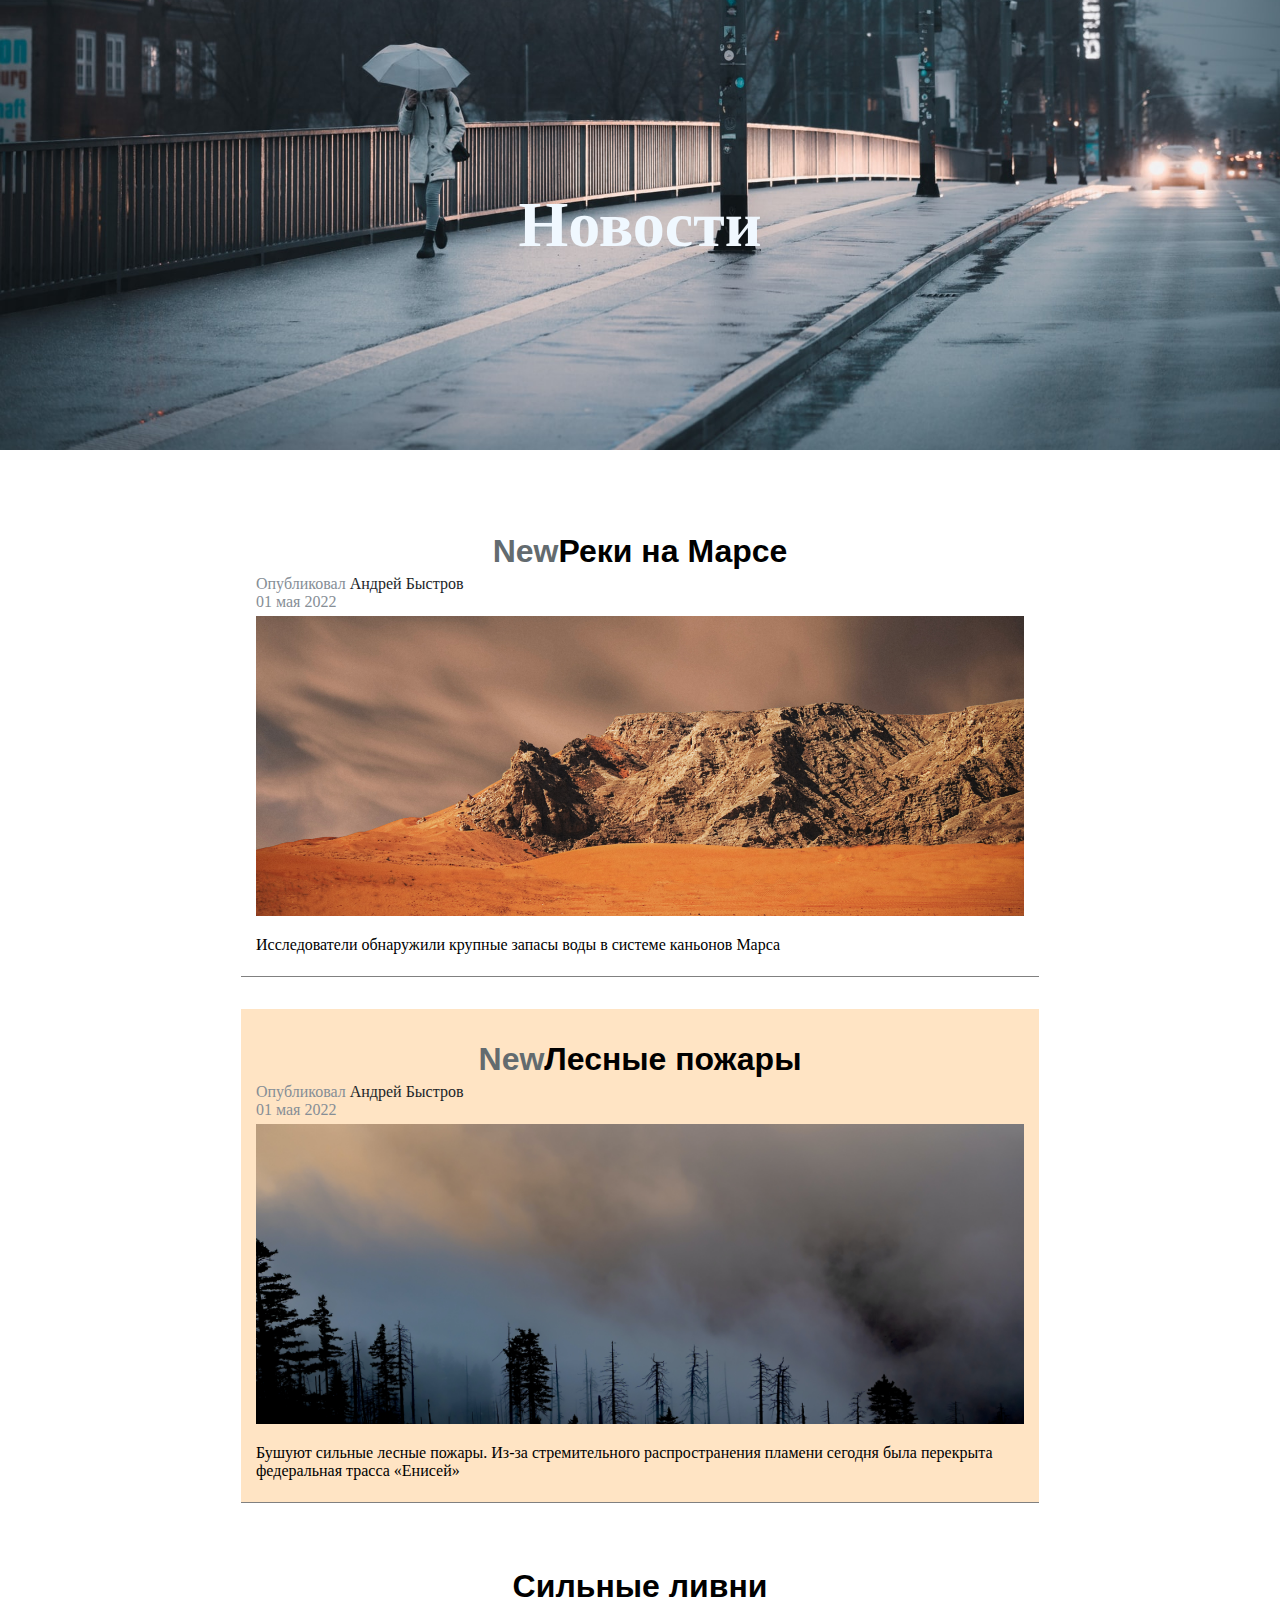
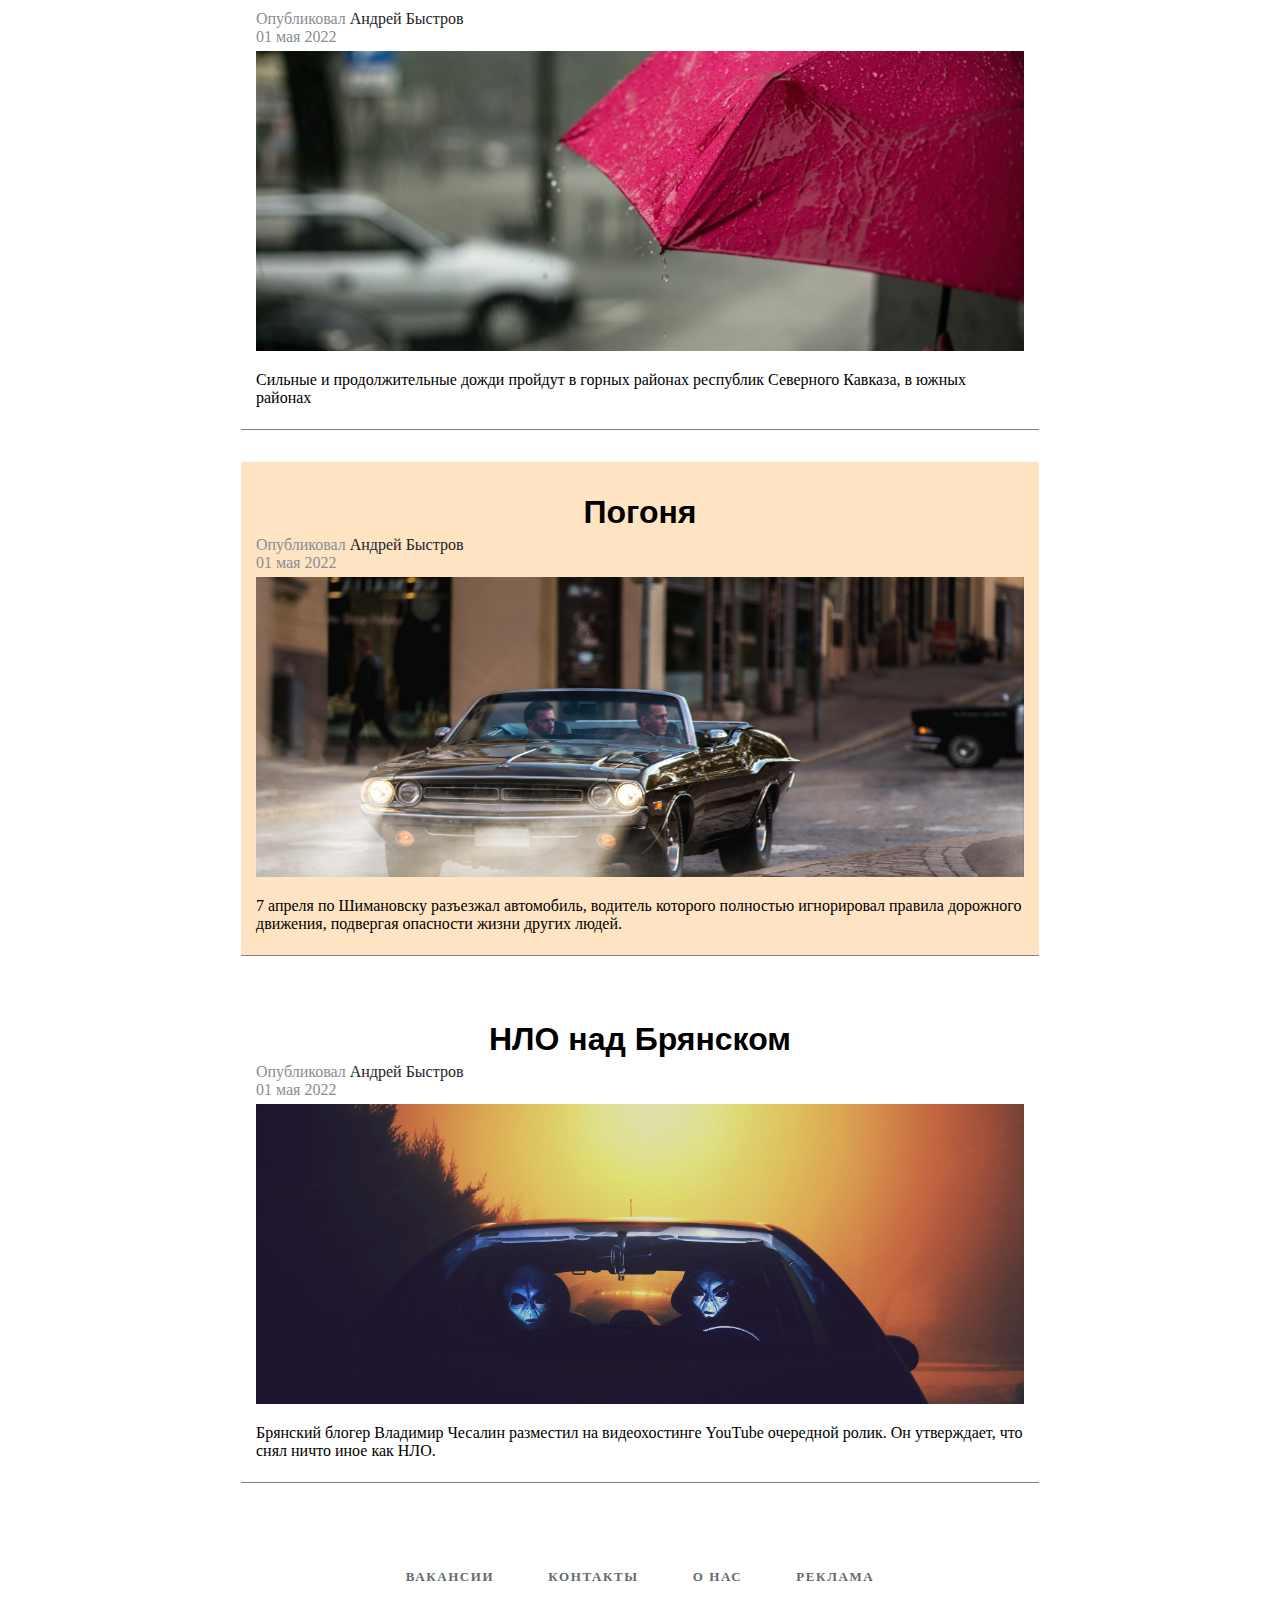
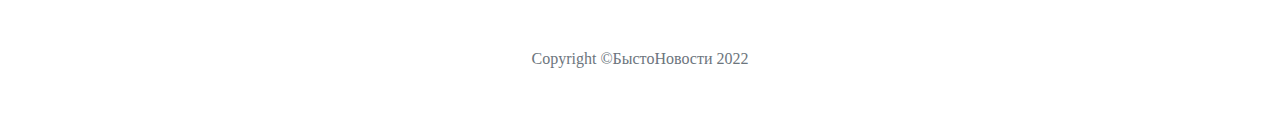
<file: index.html>
<!DOCTYPE html>
<html lang="en">
<head>
    <meta charset="UTF-8">
    <meta http-equiv="X-UA-Compatible" content="IE=edge">
    <meta name="viewport" content="width=device-width, initial-scale=1.0">
    <link rel="stylesheet" href="css/style.css">
    <title>БыстоНовости</title>
</head>
<body>
    <header>
        <h1>Новости</h1>
    </header>
    
    <section class="news">
            <article>
            <a id="first" href="pages/mars.html">
                <h2 class="newnovost" >Реки на Марсе</h2>
            </a>
            <div class="article-meta">
                Опубликовал <a href="pages/andrey.html">Андрей Быстров</a> <br> 01 мая 2022
            </div>
            <img src="img/mars3.jpg" alt="марс">
            <p>Исследователи обнаружили крупные запасы воды в системе каньонов Марса</p>
        </article>
        <article>
            <a id="second" href="pages/pojar.html">
                <h2 class="newnovost" >Лесные пожары</h2>
            </a>
            <div class="article-meta">
                Опубликовал <a href="pages/andrey.html">Андрей Быстров</a> <br> 01 мая 2022
            </div>
            <img src="img/пожар1.jpg" alt="пожар">
            <p> Бушуют сильные лесные пожары. Из-за стремительного распространения пламени сегодня была перекрыта федеральная трасса «Енисей»</p>
        </article>
        <article>
            <a id="thre" href="pages/rain.html">
                <h2>Сильные ливни</h2>
            </a>
            <div class="article-meta">
                Опубликовал <a href="pages/andrey.html">Андрей Быстров</a> <br> 01 мая 2022
            </div>
            <img src="img/дождь1.jpg" alt="ливень">
            <p>Сильные и продолжительные дожди пройдут в горных районах республик Северного Кавказа, в южных районах</p>
        </article>
        <article>
            <a id="for" href="pages/pogon.html">
                <h2>Погоня</h2>
            </a>
            <div class="article-meta">
                Опубликовал <a href="pages/andrey.html">Андрей Быстров</a> <br> 01 мая 2022
            </div>
            <img src="img/погоня1.jpg" alt="погоня">
            <p>7 апреля по Шимановску разъезжал автомобиль, водитель которого полностью игнорировал правила дорожного движения, подвергая опасности жизни других людей.</p>
        </article>
        <article>
            <a id="five" href="pages/ufo.html">
                <h2>НЛО над Брянском</h2>
            </a>
            <div class="article-meta">
                Опубликовал <a href="pages/andrey.html">Андрей Быстров</a> <br> 01 мая 2022
            </div>
            <img src="img/ufo3.jpg" alt="марс">
            <p>Брянский блогер Владимир Чесалин разместил на видеохостинге YouTube очередной ролик. Он утверждает, что снял ничто иное как НЛО.</p>
        </article>
    </section>
    <footer>
        <div class="links">
            <a href="#">Вакансии</a>
            <a href="#">Контакты</a>
            <a href="#">О нас</a>
            <a href="#">Реклама</a>
        </div>
        <div class="copyright">Copyright &copy;БыстоНовости 2022
        </div>
    </footer>
</body>
</html>
</file>
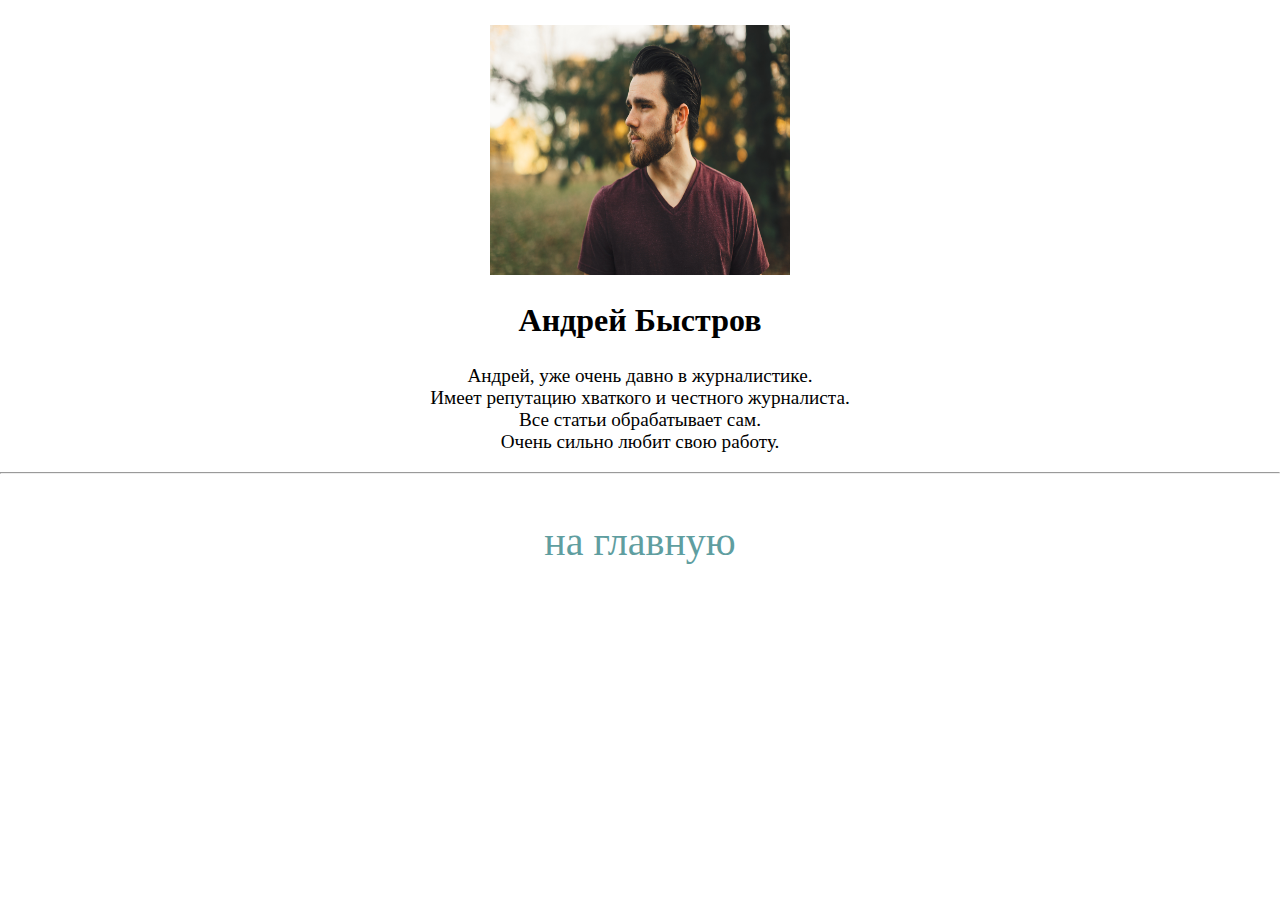
<file: pages/andrey.html>
<!DOCTYPE html>
<html lang="en">
<head>
    <meta charset="UTF-8">
    <meta http-equiv="X-UA-Compatible" content="IE=edge">
    <meta name="viewport" content="width=device-width, initial-scale=1.0">
    <link rel="stylesheet" href="../css/style.css">
    <title>Андрей Быстров</title>
</head>
<body>
    <img class="andrey" src="../img/Андрей.jpg" alt="журналист">
    <h2>Андрей Быстров</h2>
    <p class="andrey">
        Андрей, уже очень давно в журналистике. <br> Имеет репутацию хваткого и честного журналиста. <br> Все статьи обрабатывает сам. <br> Очень сильно любит свою работу.</p>
        <hr>
        <br>
        <br>
        <a class="andrey" href="../index.html">на главную</a>
</body>
</html>
</file>
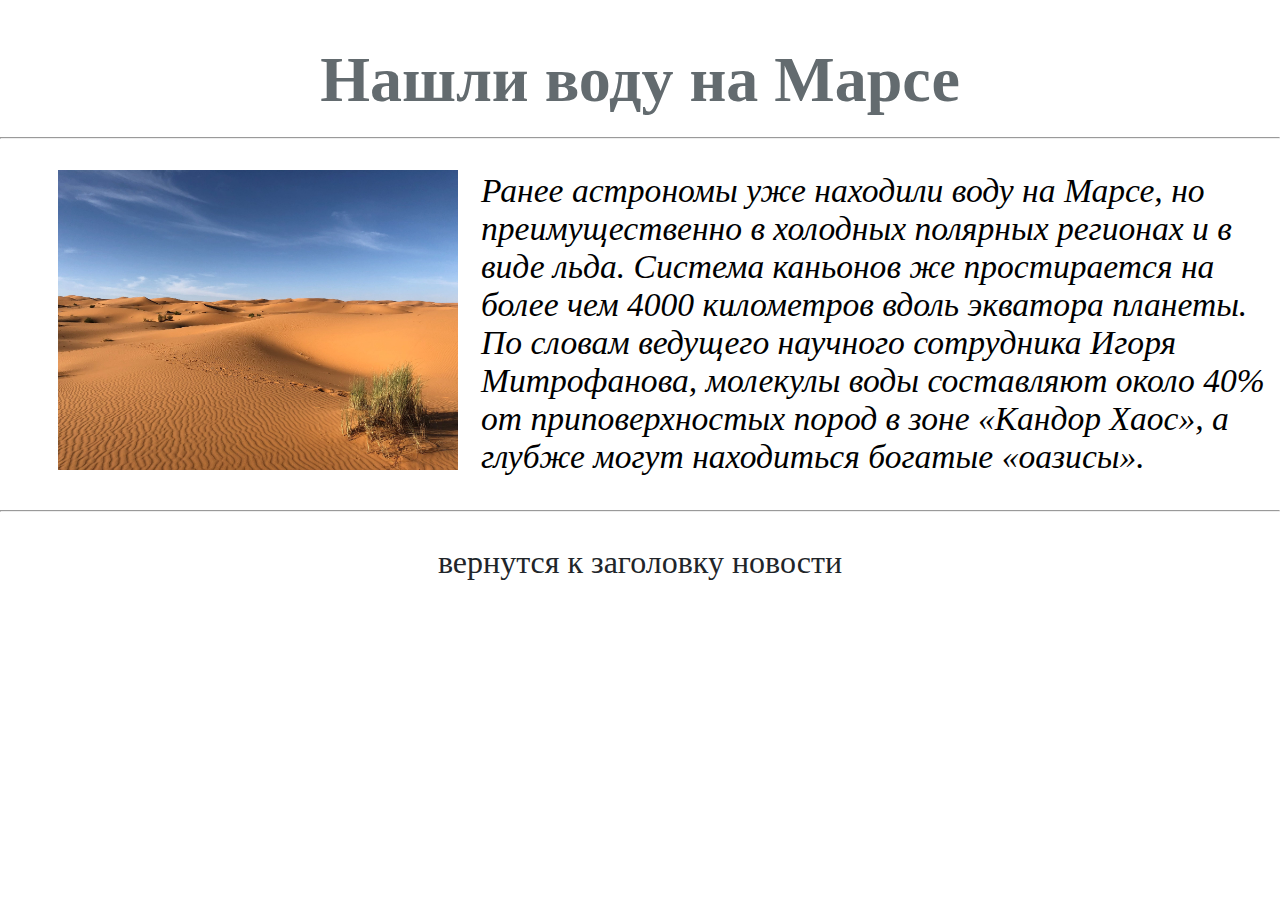
<file: pages/mars.html>
<!DOCTYPE html>
<html lang="en">
<head>
    <meta charset="UTF-8">
    <meta http-equiv="X-UA-Compatible" content="IE=edge">
    <meta name="viewport" content="width=device-width, initial-scale=1.0">
    <link rel="stylesheet" href="../css/style.css">
    <title>Марс</title>
</head>
<body>
    <h1 class="mars">Нашли воду на Марсе</h1>
    <hr>
<img class="fotomars" src="../img/марс.jpeg" alt="марс">
<p class="mars"> <em>Ранее астрономы уже находили воду на Марсе, но преимущественно в холодных полярных регионах и в виде льда. Система каньонов же простирается на более чем 4000 километров вдоль экватора планеты.
По словам ведущего научного сотрудника Игоря Митрофанова, молекулы воды составляют около 40% от приповерхностых пород в зоне «Кандор Хаос», а глубже могут находиться богатые «оазисы».</em> </p>
<hr>
    <a class="backa" href="../index.html#first"> <p class="backa">вернутся к заголовку новости</p> </a>
</body>
</html>
</file>
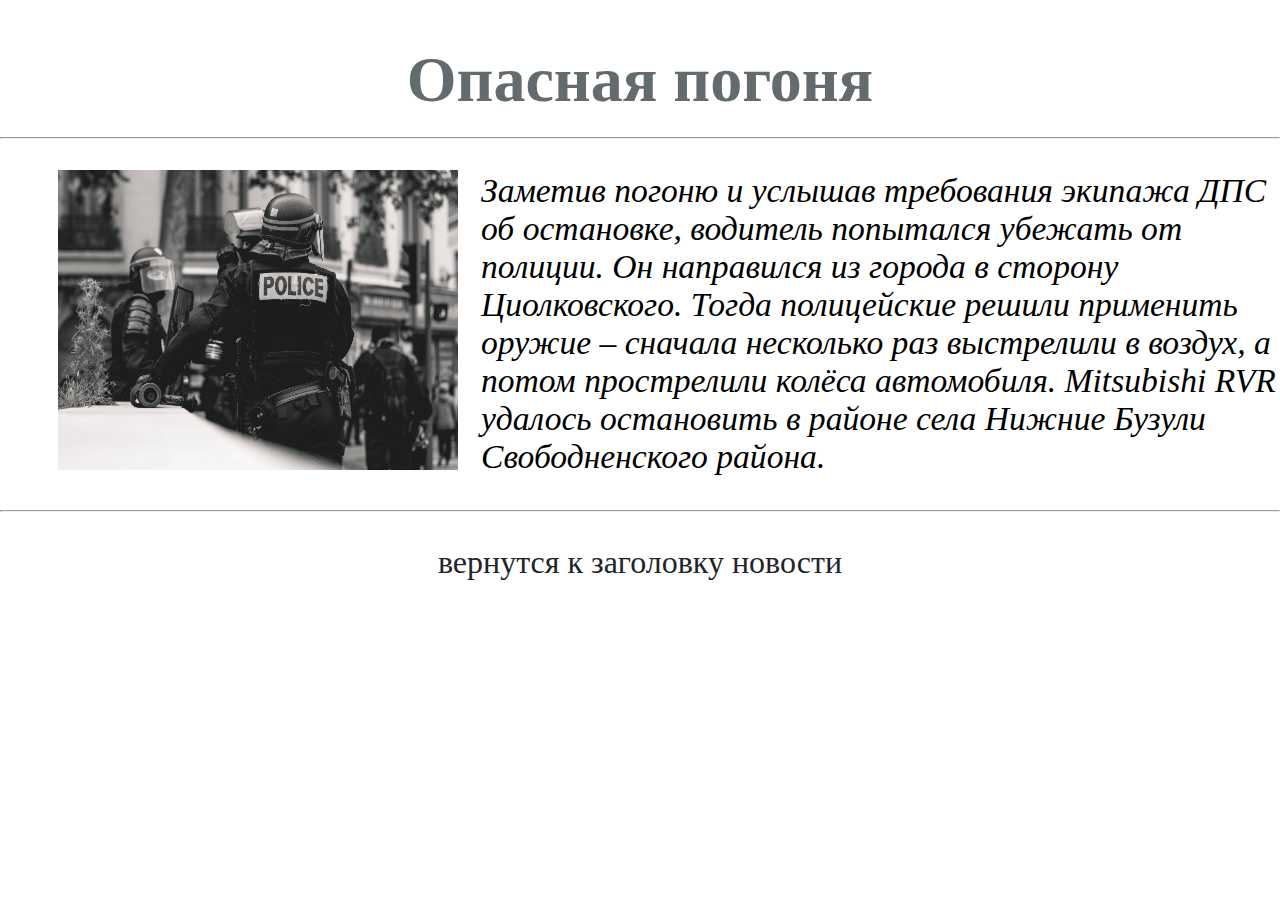
<file: pages/pogon.html>
<!DOCTYPE html>
<html lang="en">
<head>
    <meta charset="UTF-8">
    <meta http-equiv="X-UA-Compatible" content="IE=edge">
    <meta name="viewport" content="width=device-width, initial-scale=1.0">
    <link rel="stylesheet" href="../css/style.css">
    <title>Погоня</title>
</head>
<body>
    <h1 class="mars">Опасная погоня</h1>
    <hr>
<img class="fotomars" src="../img/погоня2.jpg" alt="погоня">
<p class="mars"> <em>Заметив погоню и услышав требования экипажа ДПС об остановке, водитель попытался убежать от полиции. Он направился из города в сторону Циолковского. Тогда полицейские решили применить оружие – сначала несколько раз выстрелили в воздух, а потом прострелили колёса автомобиля. Mitsubishi RVR удалось остановить в районе села Нижние Бузули Свободненского района.</em> </p>
<hr>
    <a class="backa" href="../index.html#for"> <p class="backa">вернутся к заголовку новости</p> </a>
</body>
</html>
</file>
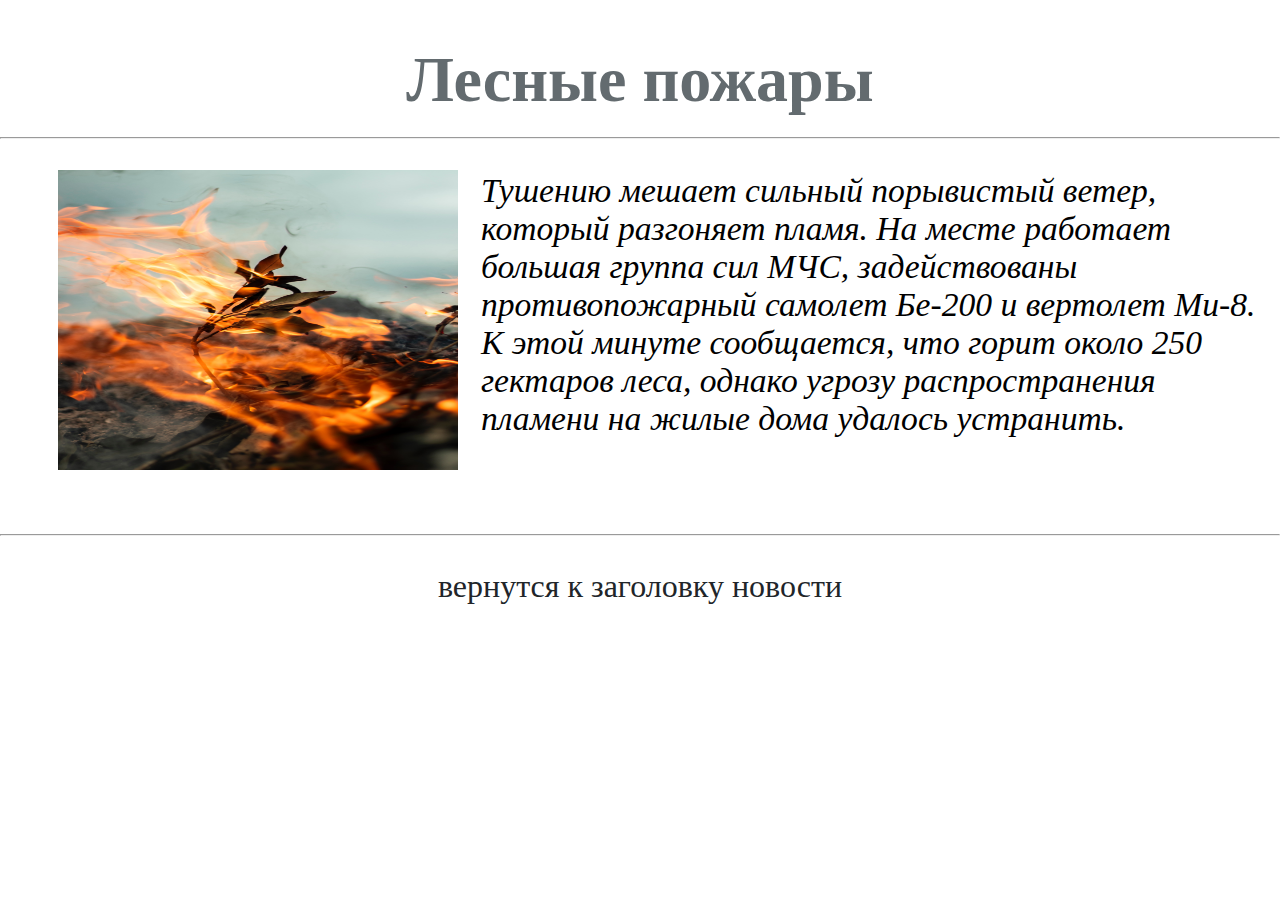
<file: pages/pojar.html>
<!DOCTYPE html>
<html lang="en">
<head>
    <meta charset="UTF-8">
    <meta http-equiv="X-UA-Compatible" content="IE=edge">
    <meta name="viewport" content="width=device-width, initial-scale=1.0">
    <link rel="stylesheet" href="../css/style.css">
    <title>Лесные пожары</title>
</head>
<body>
    <h1 class="mars">Лесные пожары</h1>
    <hr>
<img class="fotomars" src="../img/пожар2.jpg" alt="пожар">
<p class="mars"> <em>Тушению мешает сильный порывистый ветер, который разгоняет пламя. 
    На месте работает большая группа сил МЧС, задействованы противопожарный самолет Бе-200 и вертолет Ми-8. К этой минуте сообщается, что горит около 250 гектаров леса, однако угрозу распространения пламени на жилые дома удалось устранить.</em> </p>
    <br>
    <br>
    <br>
<hr>
    <a class="backa" href="../index.html#second"> <p class="backa">вернутся к заголовку новости</p> </a>
</body>
</html>
</file>
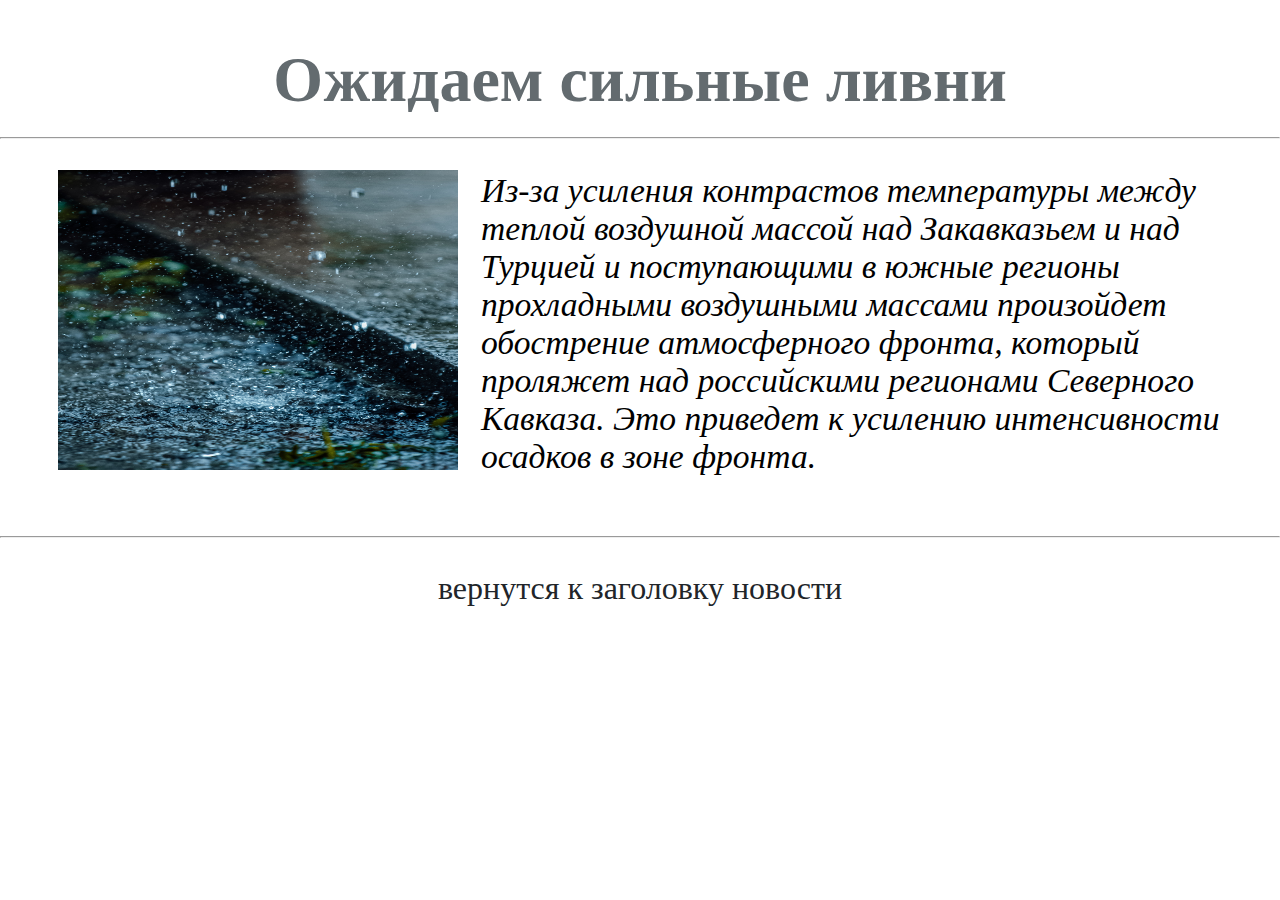
<file: pages/rain.html>
<!DOCTYPE html>
<html lang="en">
<head>
    <meta charset="UTF-8">
    <meta http-equiv="X-UA-Compatible" content="IE=edge">
    <meta name="viewport" content="width=device-width, initial-scale=1.0">
    <link rel="stylesheet" href="../css/style.css">
    <title>Сильные ливни</title>
</head>
<body>
    <h1 class="mars">Ожидаем сильные ливни</h1>
    <hr>
<img class="fotomars" src="../img/дождь2.jpg" alt="дождь">
<p class="mars"> <em>Из-за усиления контрастов температуры между теплой воздушной массой над Закавказьем и над Турцией и поступающими в южные регионы прохладными воздушными массами произойдет обострение атмосферного фронта, который проляжет над российскими регионами Северного Кавказа. Это приведет к усилению интенсивности осадков в зоне фронта.</em> </p>
<br>
<hr>
    <a class="backa" href="../index.html#thre"> <p class="backa">вернутся к заголовку новости</p> </a>
</body>
</html>
</file>
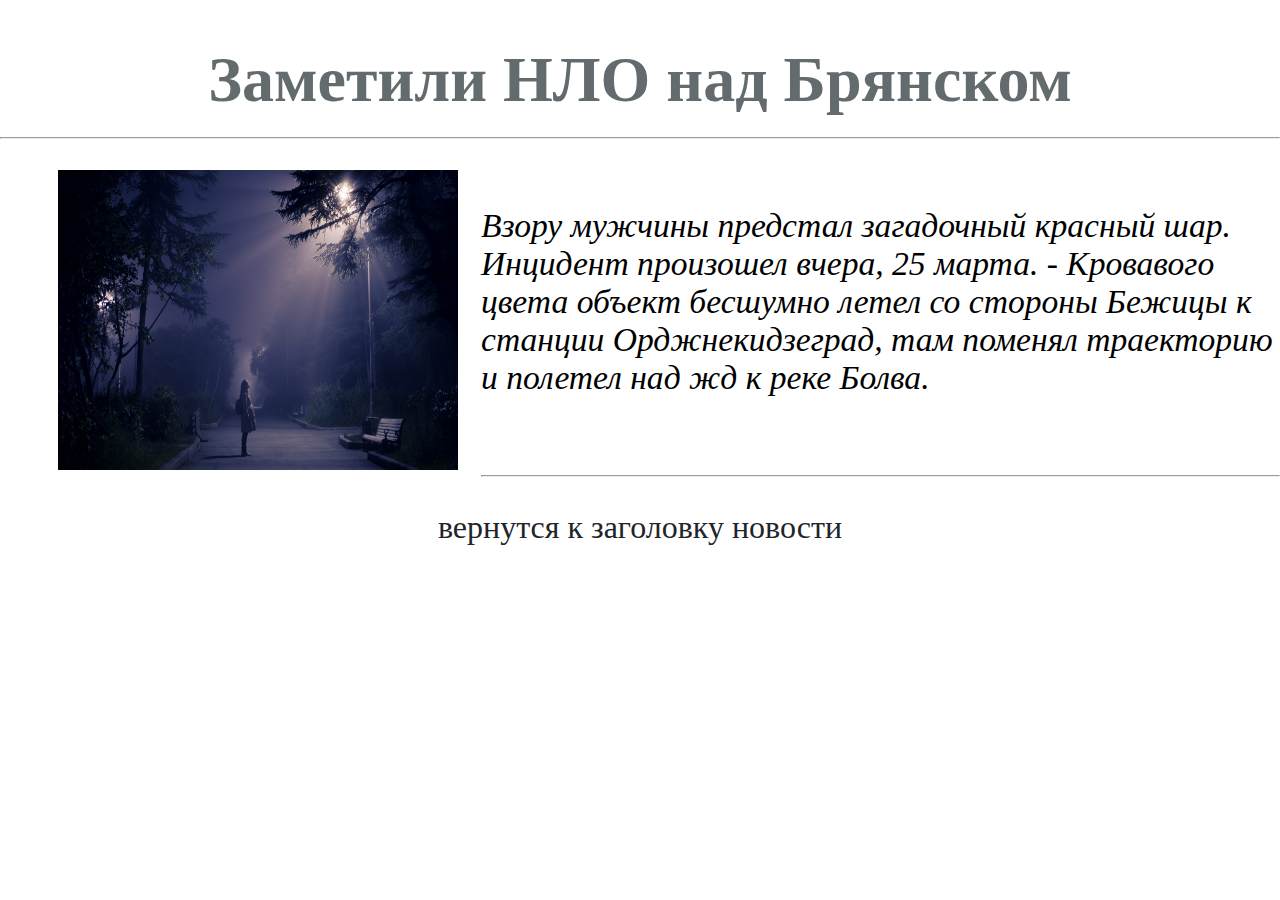
<file: pages/ufo.html>
<!DOCTYPE html>
<html lang="en">
<head>
    <meta charset="UTF-8">
    <meta http-equiv="X-UA-Compatible" content="IE=edge">
    <meta name="viewport" content="width=device-width, initial-scale=1.0">
    <link rel="stylesheet" href="../css/style.css">
    <title>НЛО над Брянском</title>
</head>
<body>
    <h1 class="mars">Заметили НЛО над Брянском</h1>
    <hr>
<img class="fotomars" src="../img/ufo.jpg" alt="пришешьцы">
<p id="text-centr" class="mars"> <em> Взору мужчины предстал загадочный красный шар. Инцидент произошел вчера, 25 марта. - Кровавого цвета объект бесшумно летел со стороны Бежицы к станции Орджнекидзеград, там поменял траекторию и полетел над жд к реке Болва.</em> </p>
<br><br>
<hr>
    <a class="backa" href="../index.html#five"> <p class="backa">вернутся к заголовку новости</p> </a>
</body>
</html>
</file>
<file: css/style.css>
body {
    margin: 0;
    padding: 0;
}

header {
    background: url(../img/главная\ 2.jpg) bottom no-repeat;
    background-size: cover;
    display: flex;
    align-items: center;
    justify-content: center;
    height: 450px;
    background-color: #d0d1d3;
}

article:nth-child(even){
        background-color: bisque;
}

.newnovost::before {
    content: "New";
    color: #636b6f;
}

h1.mars{
    color: #636b6f;
    text-align: center;
    margin-bottom: 20px;
}

h2{
    text-align: center;
    color: black;   
    font-size: 2rem;
}

p.mars{
    font-size: 2.1rem;
    font-family: 'Times New Roman', Times, serif;
}

p[id="text-centr"] {
padding-top: 35px;
}

p.andrey{
text-align: center;
font-size: 1.2rem;
font-family: Cambria, Cochin, Georgia, Times, 'Times New Roman', serif;
}

a.andrey{
    text-decoration: none;
    font-size: 2.5rem;
    text-align: center;
    display: block;
    color: cadetblue;
}

img.fotomars{
    width: 400px;
    height: 300px;
    margin-top: 0px;
    margin-left: 35px;
    padding: 23px;
    display: flex;
    float: left;
}

img.andrey{
    display: flex;
    width: 300px;
    height: 250px;
    margin: 25px auto;
}

h1{
    color: aliceblue;
    font-size: 4rem;
    font-family:'Times New Roman', Times, serif;
}

.news{
    background-color: #fff;
    padding: 50px 0 32px;
}

article {
    width: 768px;
    margin: 0 auto 32px;
    padding: 6px 15px;
    border-bottom: 1px solid rgb(128, 128, 128)
}

article a{
color: rgb(33, 37, 41);
text-decoration: none;
outline: none;
}

article a :hover{
    color: #0085a1;
}

a.backa{
    color: rgb(33, 37, 41);
text-decoration: none;
font-size: 2rem;
text-align: center;
}

a:hover{
color: #636b6f;
}

article h2{
    font-family: 'Segoe UI', Tahoma, Geneva, Verdana, sans-serif;
    margin-bottom: 5px;
}

.article-meta {
    color: rgb(134, 142, 150);
    margin-bottom: 5px;
}

article img{
width: 100%;
height: 300px;
object-fit: cover;
}

footer{
    padding-top: 20px;
    padding-bottom: 60px;
    text-align: center;
}

footer .links :hover{
    margin-bottom: 50px;
    color: #0085a1;
}

footer .links > a {
color: #636b6f;
padding: 0 25px;
font-size: 13px;
font-weight: 600;
letter-spacing: .1rem;
text-decoration: none;
text-transform: uppercase;
}

.copyright{
    color: rgb(108, 117, 125);
    font-family: 'Times New Roman', Times, serif;
    margin-top: 65px;
}
</file>
